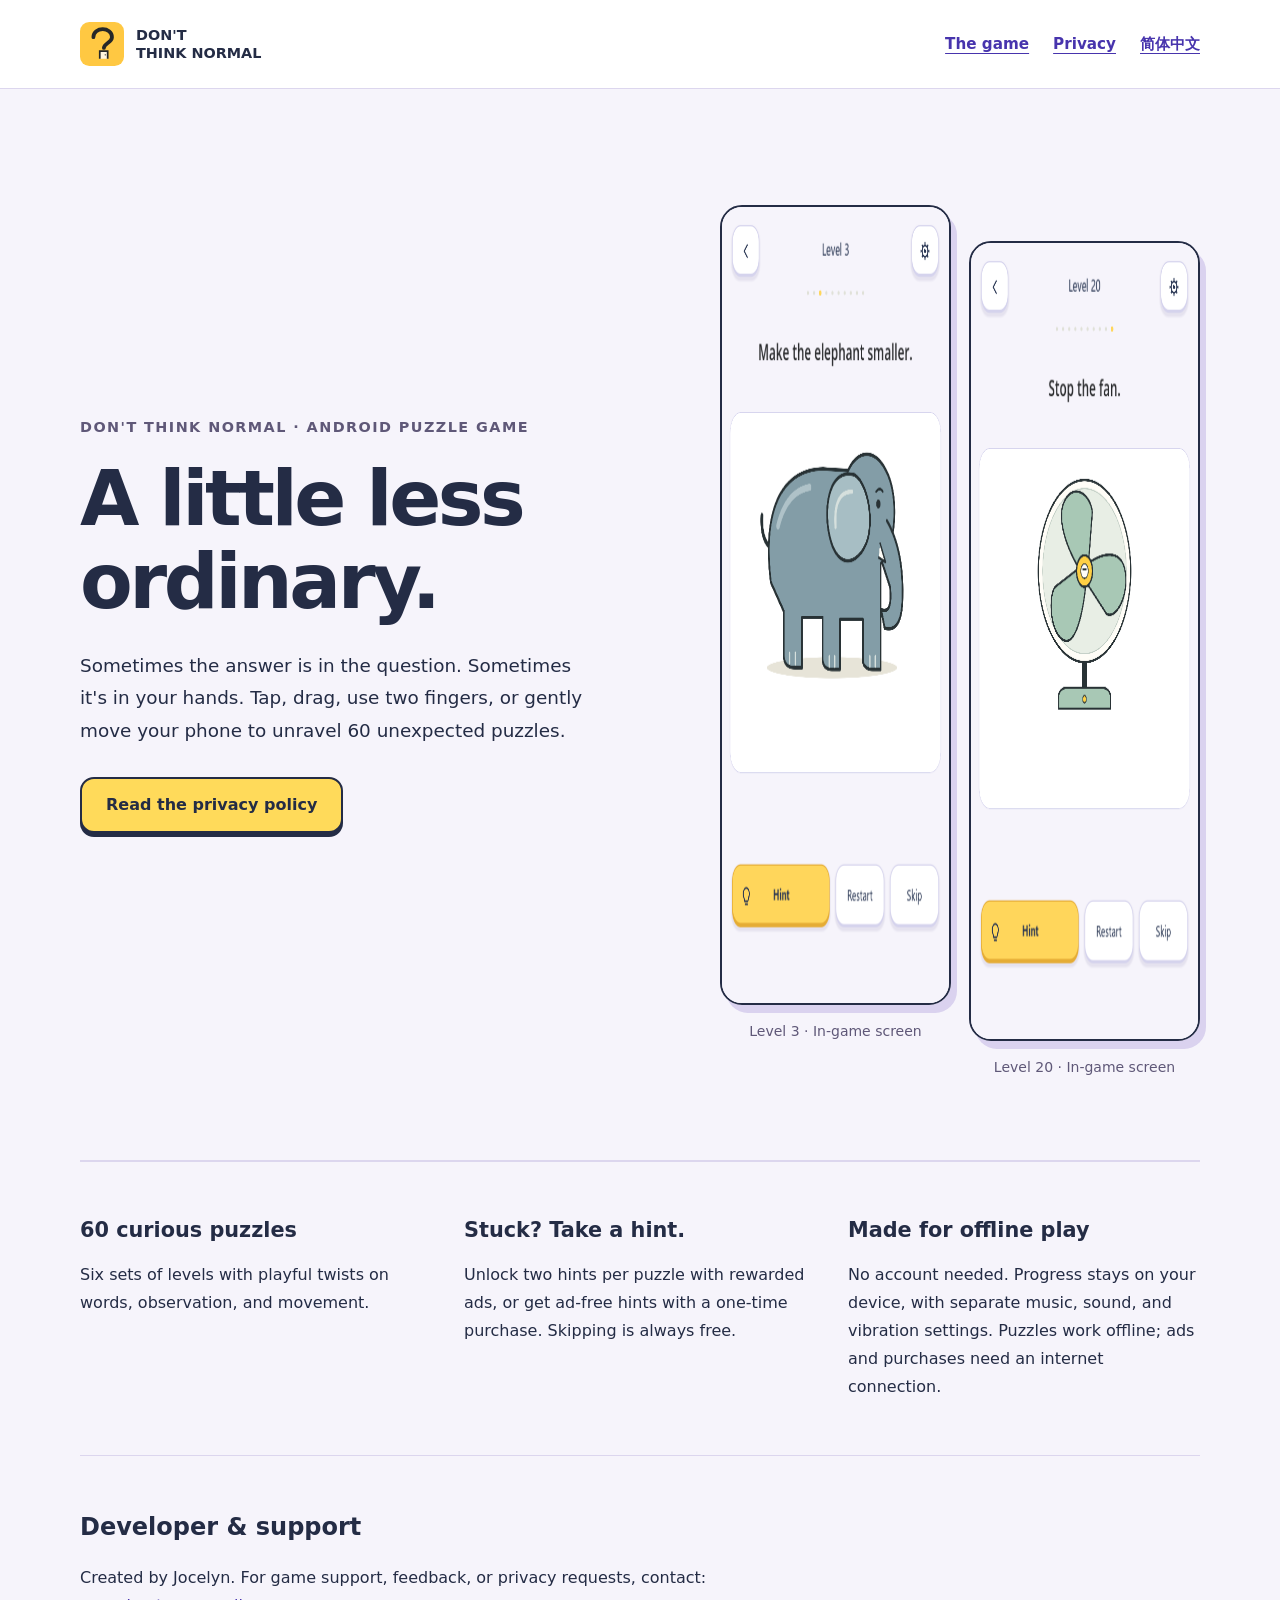
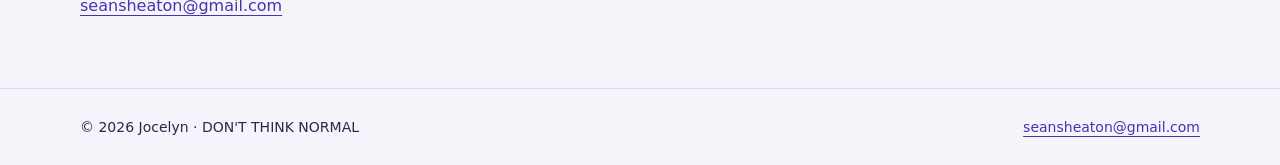
<file: index.html>
<!doctype html>
<html lang="en"><head><meta charset="utf-8"><meta name="viewport" content="width=device-width,initial-scale=1"><title>DON&#x27;T THINK NORMAL · Jocelyn</title><meta name="description" content="60 playful puzzles. Tap, drag, shake, and look beyond the obvious. A game by Jocelyn."><meta name="theme-color" content="#ffc842"><link rel="icon" href="assets/icon.svg" type="image/svg+xml"><link rel="stylesheet" href="style.css"><link rel="canonical" href="https://zhanghaichao.github.io/dont-think-normal/index.html"><link rel="alternate" hreflang="zh-CN" href="https://zhanghaichao.github.io/dont-think-normal/index-zh.html"></head>
<body><a class="skip" href="#main">Skip to content</a><header><div class="wrap"><a class="brand" href="index.html"><img src="assets/icon.svg" alt="" width="44" height="44"><span>DON'T<br>THINK NORMAL</span></a><nav aria-label="Main navigation"><a href="index.html">The game</a><a href="privacy.html">Privacy</a><a href="index-zh.html" lang="zh-CN">简体中文</a></nav></div></header><main id="main" class="wrap"><section class="hero"><div><div class="eyebrow">DON'T THINK NORMAL · Android puzzle game</div><h1>A little less<br>ordinary.</h1><p>Sometimes the answer is in the question. Sometimes it's in your hands. Tap, drag, use two fingers, or gently move your phone to unravel 60 unexpected puzzles.</p><a class="button" href="privacy.html">Read the privacy policy</a></div><div class="screens"><figure><img src="assets/level-3.png" alt="Actual level 3 screen: make the elephant smaller" width="450" height="800"><figcaption>Level 3 · In-game screen</figcaption></figure><figure><img src="assets/level-20.png" alt="Actual level 20 screen: a spinning fan puzzle" width="450" height="800"><figcaption>Level 20 · In-game screen</figcaption></figure></div></section><section class="facts"><div><h2>60 curious puzzles</h2><p>Six sets of levels with playful twists on words, observation, and movement.</p></div><div><h2>Stuck? Take a hint.</h2><p>Unlock two hints per puzzle with rewarded ads, or get ad-free hints with a one-time purchase. Skipping is always free.</p></div><div><h2>Made for offline play</h2><p>No account needed. Progress stays on your device, with separate music, sound, and vibration settings. Puzzles work offline; ads and purchases need an internet connection.</p></div></section><section class="contact"><h2>Developer & support</h2><p>Created by Jocelyn. For game support, feedback, or privacy requests, contact:<br><a href="mailto:seansheaton@gmail.com">seansheaton@gmail.com</a></p></section></main><footer><div class="wrap"><span>© 2026 Jocelyn · DON'T THINK NORMAL</span><a href="mailto:seansheaton@gmail.com">seansheaton@gmail.com</a></div></footer></body></html>
</file>
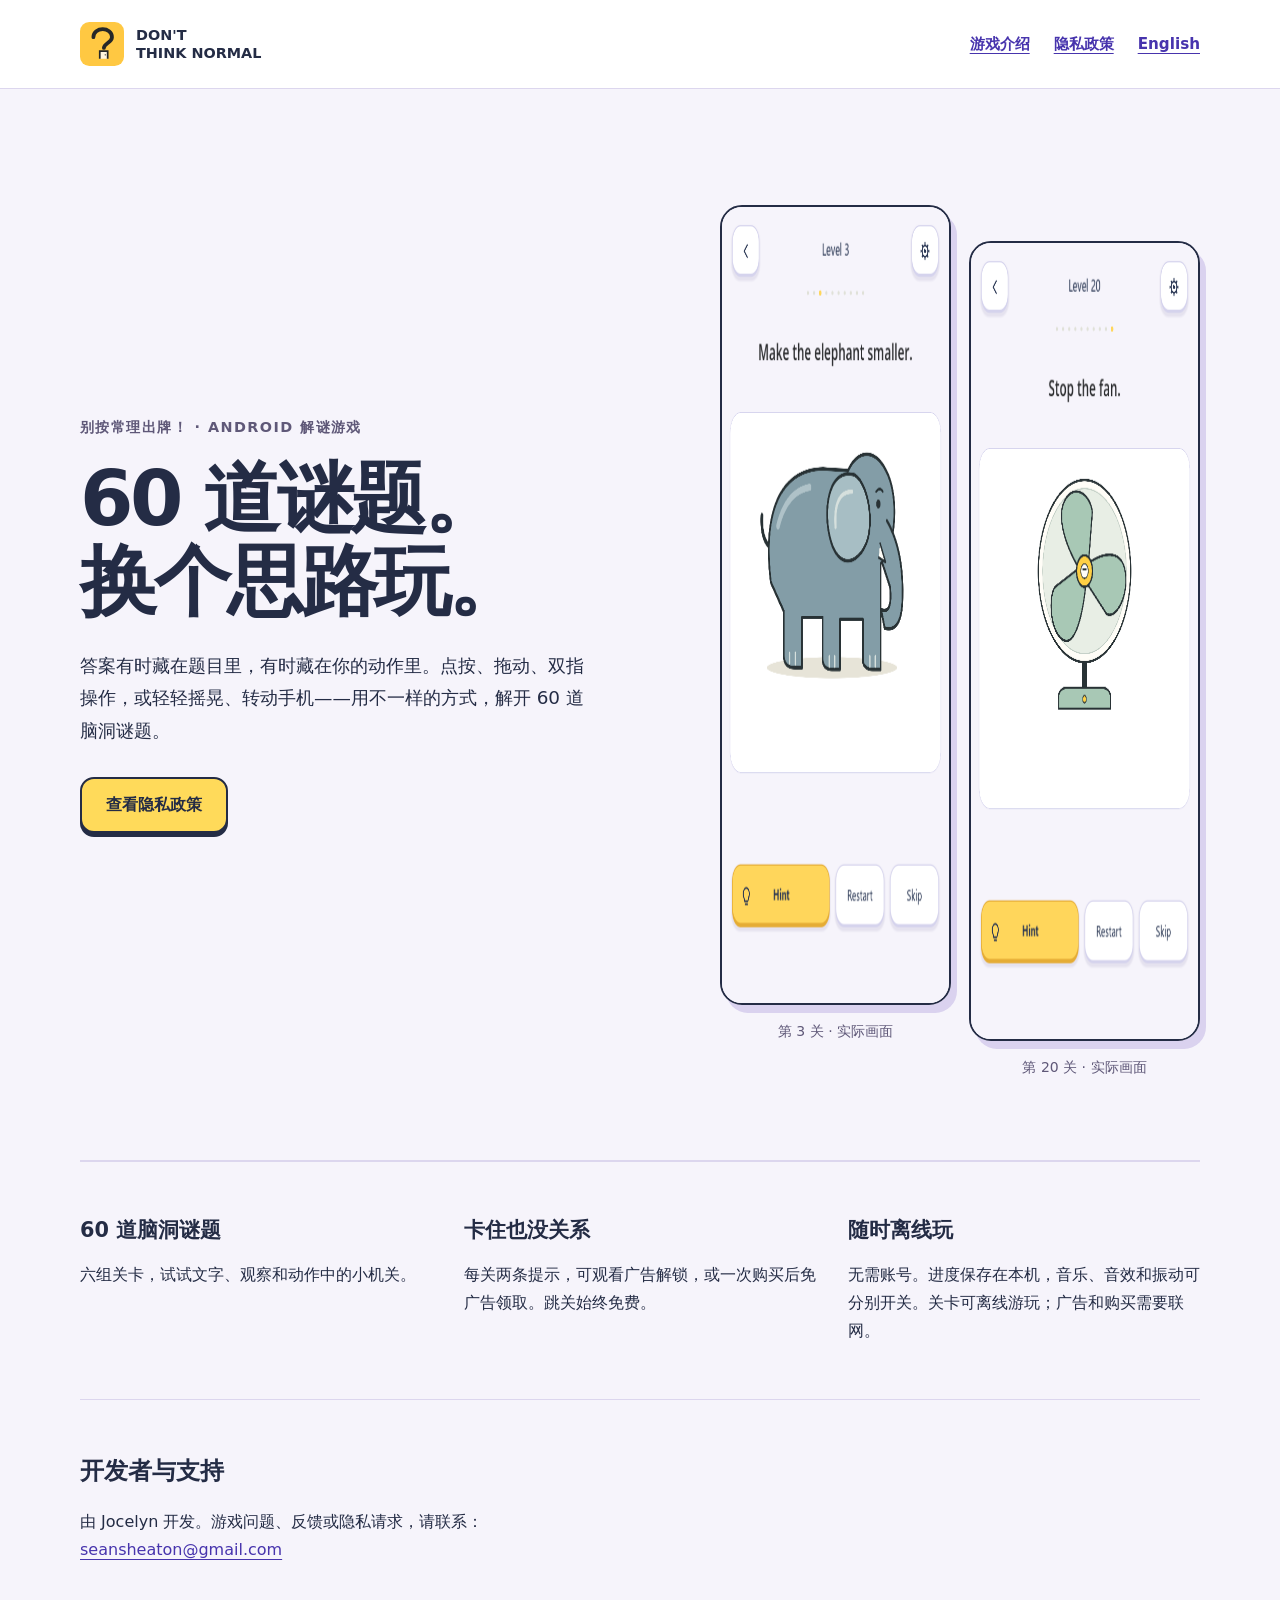
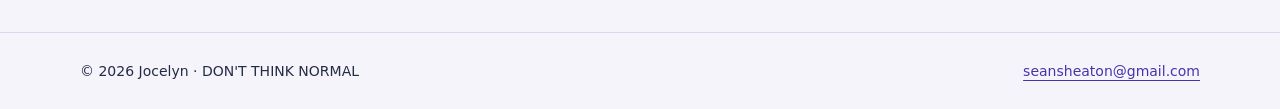
<file: index-zh.html>
<!doctype html>
<html lang="zh-CN"><head><meta charset="utf-8"><meta name="viewport" content="width=device-width,initial-scale=1"><title>别按常理出牌！ · Jocelyn</title><meta name="description" content="60 道脑洞谜题，点按、拖动、摇晃，换个思路找答案。Jocelyn 开发。"><meta name="theme-color" content="#ffc842"><link rel="icon" href="assets/icon.svg" type="image/svg+xml"><link rel="stylesheet" href="style.css"><link rel="canonical" href="https://zhanghaichao.github.io/dont-think-normal/index-zh.html"><link rel="alternate" hreflang="en" href="https://zhanghaichao.github.io/dont-think-normal/index.html"></head>
<body><a class="skip" href="#main">跳至正文</a><header><div class="wrap"><a class="brand" href="index-zh.html"><img src="assets/icon.svg" alt="" width="44" height="44"><span>DON'T<br>THINK NORMAL</span></a><nav aria-label="主导航"><a href="index-zh.html">游戏介绍</a><a href="privacy-zh.html">隐私政策</a><a href="index.html" lang="en">English</a></nav></div></header><main id="main" class="wrap"><section class="hero"><div><div class="eyebrow">别按常理出牌！ · Android 解谜游戏</div><h1>60 道谜题。<br>换个思路玩。</h1><p>答案有时藏在题目里，有时藏在你的动作里。点按、拖动、双指操作，或轻轻摇晃、转动手机——用不一样的方式，解开 60 道脑洞谜题。</p><a class="button" href="privacy-zh.html">查看隐私政策</a></div><div class="screens"><figure><img src="assets/level-3.png" alt="第 3 关实际画面：想办法让大象变小" width="450" height="800"><figcaption>第 3 关 · 实际画面</figcaption></figure><figure><img src="assets/level-20.png" alt="第 20 关实际画面：转动的风扇谜题" width="450" height="800"><figcaption>第 20 关 · 实际画面</figcaption></figure></div></section><section class="facts"><div><h2>60 道脑洞谜题</h2><p>六组关卡，试试文字、观察和动作中的小机关。</p></div><div><h2>卡住也没关系</h2><p>每关两条提示，可观看广告解锁，或一次购买后免广告领取。跳关始终免费。</p></div><div><h2>随时离线玩</h2><p>无需账号。进度保存在本机，音乐、音效和振动可分别开关。关卡可离线游玩；广告和购买需要联网。</p></div></section><section class="contact"><h2>开发者与支持</h2><p>由 Jocelyn 开发。游戏问题、反馈或隐私请求，请联系：<br><a href="mailto:seansheaton@gmail.com">seansheaton@gmail.com</a></p></section></main><footer><div class="wrap"><span>© 2026 Jocelyn · DON'T THINK NORMAL</span><a href="mailto:seansheaton@gmail.com">seansheaton@gmail.com</a></div></footer></body></html>
</file>
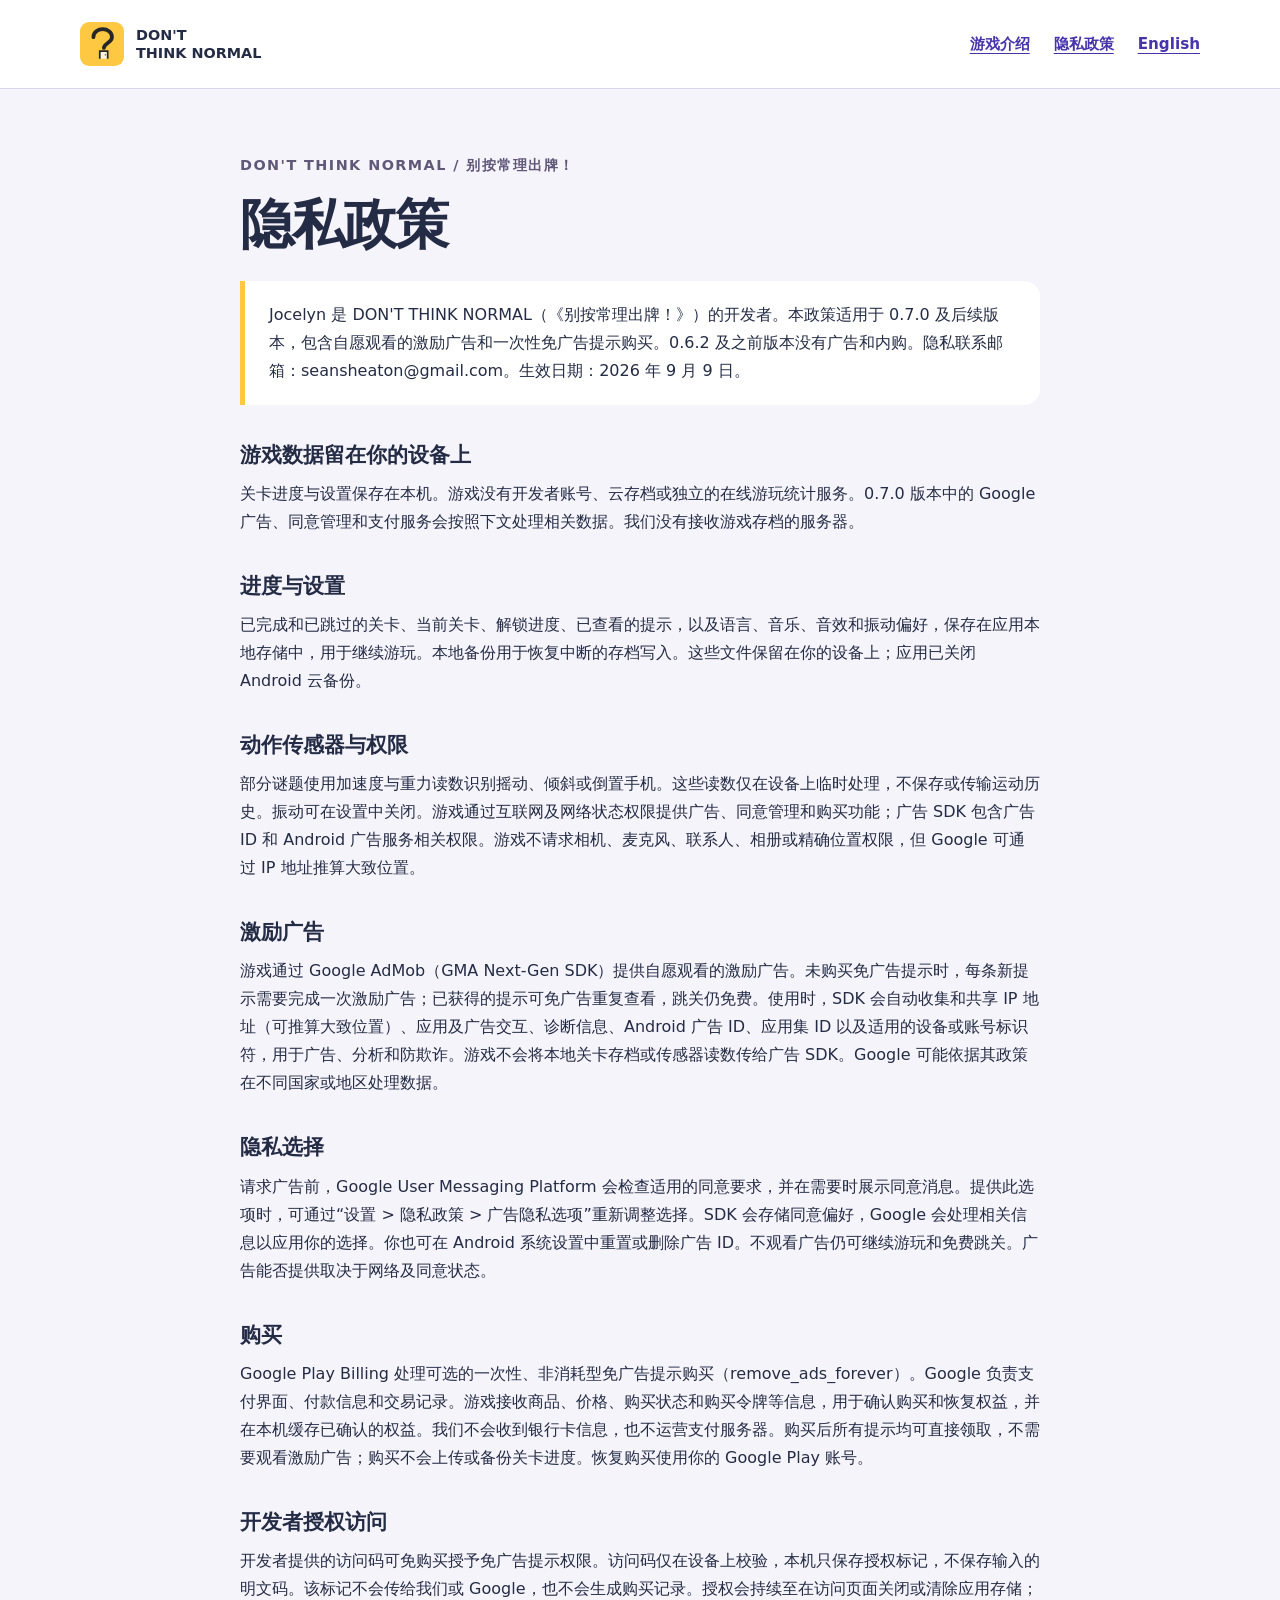
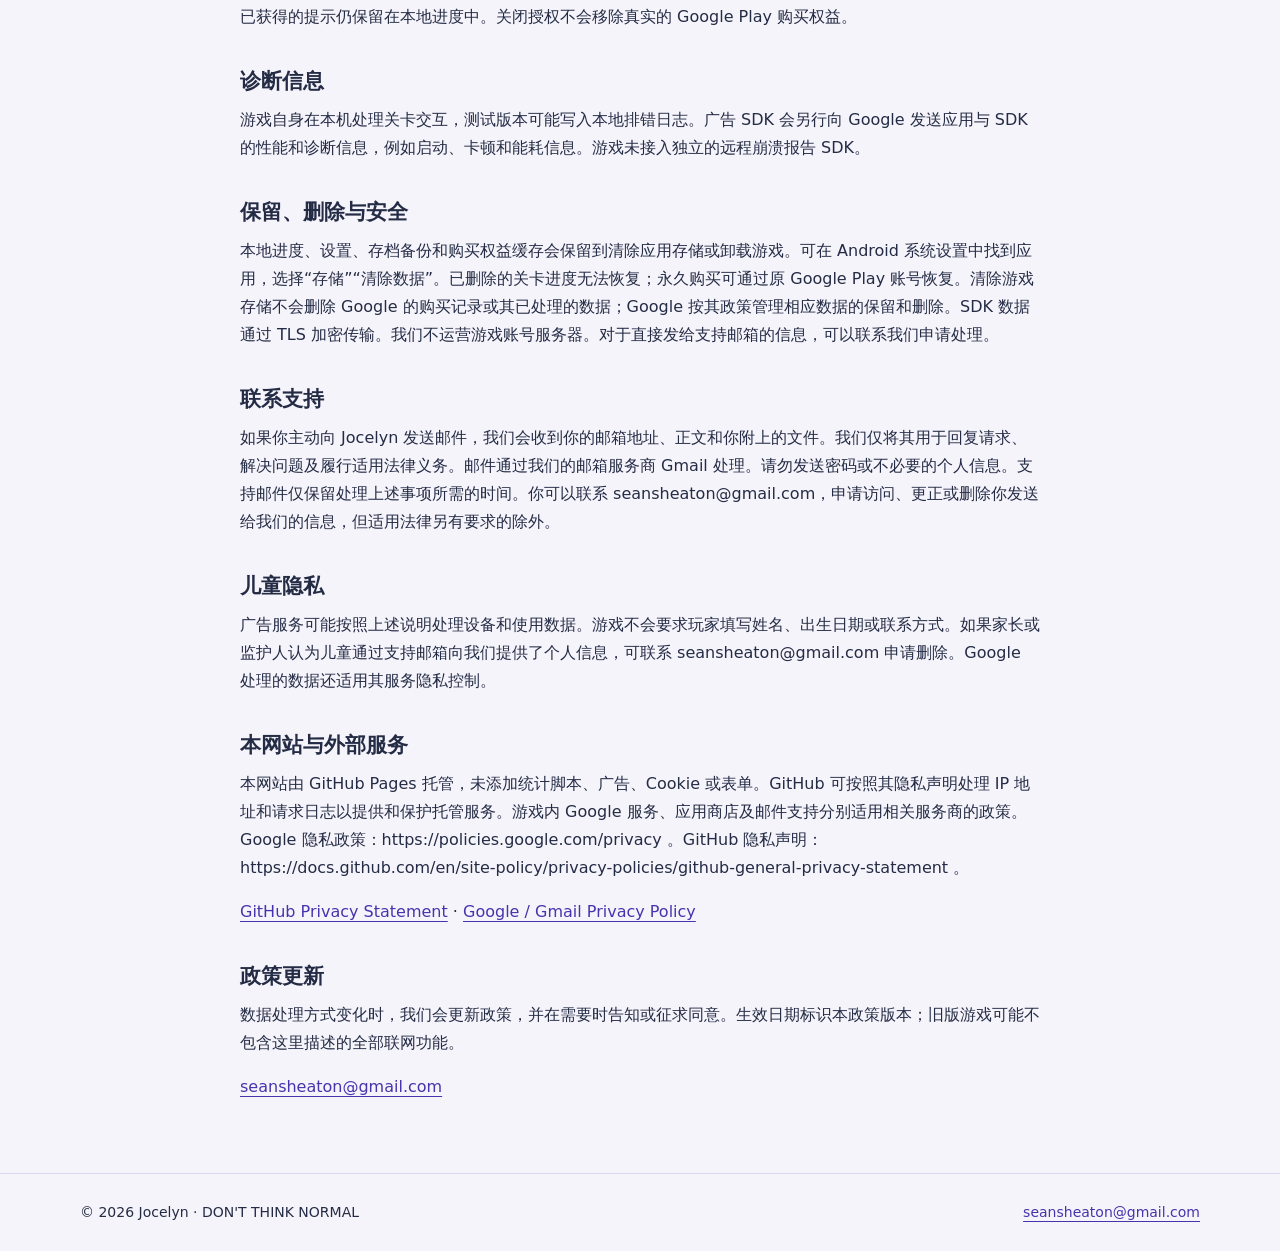
<file: privacy-zh.html>
<!doctype html>
<html lang="zh-CN"><head><meta charset="utf-8"><meta name="viewport" content="width=device-width,initial-scale=1"><title>隐私政策 · Jocelyn</title><meta name="description" content="60 道脑洞谜题，点按、拖动、摇晃，换个思路找答案。Jocelyn 开发。"><meta name="theme-color" content="#ffc842"><link rel="icon" href="assets/icon.svg" type="image/svg+xml"><link rel="stylesheet" href="style.css"><link rel="canonical" href="https://zhanghaichao.github.io/dont-think-normal/privacy-zh.html"><link rel="alternate" hreflang="en" href="https://zhanghaichao.github.io/dont-think-normal/privacy.html"></head>
<body><a class="skip" href="#main">跳至正文</a><header><div class="wrap"><a class="brand" href="index-zh.html"><img src="assets/icon.svg" alt="" width="44" height="44"><span>DON'T<br>THINK NORMAL</span></a><nav aria-label="主导航"><a href="index-zh.html">游戏介绍</a><a href="privacy-zh.html">隐私政策</a><a href="privacy.html" lang="en">English</a></nav></div></header><main id="main" class="wrap"><article class="legal"><div class="eyebrow">DON'T THINK NORMAL / 别按常理出牌！</div><h1>隐私政策</h1><div class="intro">Jocelyn 是 DON&#x27;T THINK NORMAL（《别按常理出牌！》）的开发者。本政策适用于 0.7.0 及后续版本，包含自愿观看的激励广告和一次性免广告提示购买。0.6.2 及之前版本没有广告和内购。隐私联系邮箱：seansheaton@gmail.com。生效日期：2026 年 9 月 9 日。</div><section><h2>游戏数据留在你的设备上</h2><p>关卡进度与设置保存在本机。游戏没有开发者账号、云存档或独立的在线游玩统计服务。0.7.0 版本中的 Google 广告、同意管理和支付服务会按照下文处理相关数据。我们没有接收游戏存档的服务器。</p></section><section><h2>进度与设置</h2><p>已完成和已跳过的关卡、当前关卡、解锁进度、已查看的提示，以及语言、音乐、音效和振动偏好，保存在应用本地存储中，用于继续游玩。本地备份用于恢复中断的存档写入。这些文件保留在你的设备上；应用已关闭 Android 云备份。</p></section><section><h2>动作传感器与权限</h2><p>部分谜题使用加速度与重力读数识别摇动、倾斜或倒置手机。这些读数仅在设备上临时处理，不保存或传输运动历史。振动可在设置中关闭。游戏通过互联网及网络状态权限提供广告、同意管理和购买功能；广告 SDK 包含广告 ID 和 Android 广告服务相关权限。游戏不请求相机、麦克风、联系人、相册或精确位置权限，但 Google 可通过 IP 地址推算大致位置。</p></section><section><h2>激励广告</h2><p>游戏通过 Google AdMob（GMA Next-Gen SDK）提供自愿观看的激励广告。未购买免广告提示时，每条新提示需要完成一次激励广告；已获得的提示可免广告重复查看，跳关仍免费。使用时，SDK 会自动收集和共享 IP 地址（可推算大致位置）、应用及广告交互、诊断信息、Android 广告 ID、应用集 ID 以及适用的设备或账号标识符，用于广告、分析和防欺诈。游戏不会将本地关卡存档或传感器读数传给广告 SDK。Google 可能依据其政策在不同国家或地区处理数据。</p></section><section><h2>隐私选择</h2><p>请求广告前，Google User Messaging Platform 会检查适用的同意要求，并在需要时展示同意消息。提供此选项时，可通过“设置 &gt; 隐私政策 &gt; 广告隐私选项”重新调整选择。SDK 会存储同意偏好，Google 会处理相关信息以应用你的选择。你也可在 Android 系统设置中重置或删除广告 ID。不观看广告仍可继续游玩和免费跳关。广告能否提供取决于网络及同意状态。</p></section><section><h2>购买</h2><p>Google Play Billing 处理可选的一次性、非消耗型免广告提示购买（remove_ads_forever）。Google 负责支付界面、付款信息和交易记录。游戏接收商品、价格、购买状态和购买令牌等信息，用于确认购买和恢复权益，并在本机缓存已确认的权益。我们不会收到银行卡信息，也不运营支付服务器。购买后所有提示均可直接领取，不需要观看激励广告；购买不会上传或备份关卡进度。恢复购买使用你的 Google Play 账号。</p></section><section><h2>开发者授权访问</h2><p>开发者提供的访问码可免购买授予免广告提示权限。访问码仅在设备上校验，本机只保存授权标记，不保存输入的明文码。该标记不会传给我们或 Google，也不会生成购买记录。授权会持续至在访问页面关闭或清除应用存储；已获得的提示仍保留在本地进度中。关闭授权不会移除真实的 Google Play 购买权益。</p></section><section><h2>诊断信息</h2><p>游戏自身在本机处理关卡交互，测试版本可能写入本地排错日志。广告 SDK 会另行向 Google 发送应用与 SDK 的性能和诊断信息，例如启动、卡顿和能耗信息。游戏未接入独立的远程崩溃报告 SDK。</p></section><section><h2>保留、删除与安全</h2><p>本地进度、设置、存档备份和购买权益缓存会保留到清除应用存储或卸载游戏。可在 Android 系统设置中找到应用，选择“存储”“清除数据”。已删除的关卡进度无法恢复；永久购买可通过原 Google Play 账号恢复。清除游戏存储不会删除 Google 的购买记录或其已处理的数据；Google 按其政策管理相应数据的保留和删除。SDK 数据通过 TLS 加密传输。我们不运营游戏账号服务器。对于直接发给支持邮箱的信息，可以联系我们申请处理。</p></section><section><h2>联系支持</h2><p>如果你主动向 Jocelyn 发送邮件，我们会收到你的邮箱地址、正文和你附上的文件。我们仅将其用于回复请求、解决问题及履行适用法律义务。邮件通过我们的邮箱服务商 Gmail 处理。请勿发送密码或不必要的个人信息。支持邮件仅保留处理上述事项所需的时间。你可以联系 seansheaton@gmail.com，申请访问、更正或删除你发送给我们的信息，但适用法律另有要求的除外。</p></section><section><h2>儿童隐私</h2><p>广告服务可能按照上述说明处理设备和使用数据。游戏不会要求玩家填写姓名、出生日期或联系方式。如果家长或监护人认为儿童通过支持邮箱向我们提供了个人信息，可联系 seansheaton@gmail.com 申请删除。Google 处理的数据还适用其服务隐私控制。</p></section><section><h2>本网站与外部服务</h2><p>本网站由 GitHub Pages 托管，未添加统计脚本、广告、Cookie 或表单。GitHub 可按照其隐私声明处理 IP 地址和请求日志以提供和保护托管服务。游戏内 Google 服务、应用商店及邮件支持分别适用相关服务商的政策。Google 隐私政策：https://policies.google.com/privacy 。GitHub 隐私声明：https://docs.github.com/en/site-policy/privacy-policies/github-general-privacy-statement 。</p></section><p><a href="https://docs.github.com/en/site-policy/privacy-policies/github-general-privacy-statement">GitHub Privacy Statement</a> · <a href="https://policies.google.com/privacy">Google / Gmail Privacy Policy</a></p><section><h2>政策更新</h2><p>数据处理方式变化时，我们会更新政策，并在需要时告知或征求同意。生效日期标识本政策版本；旧版游戏可能不包含这里描述的全部联网功能。</p></section><p><a href="mailto:seansheaton@gmail.com">seansheaton@gmail.com</a></p></article></main><footer><div class="wrap"><span>© 2026 Jocelyn · DON'T THINK NORMAL</span><a href="mailto:seansheaton@gmail.com">seansheaton@gmail.com</a></div></footer></body></html>
</file>
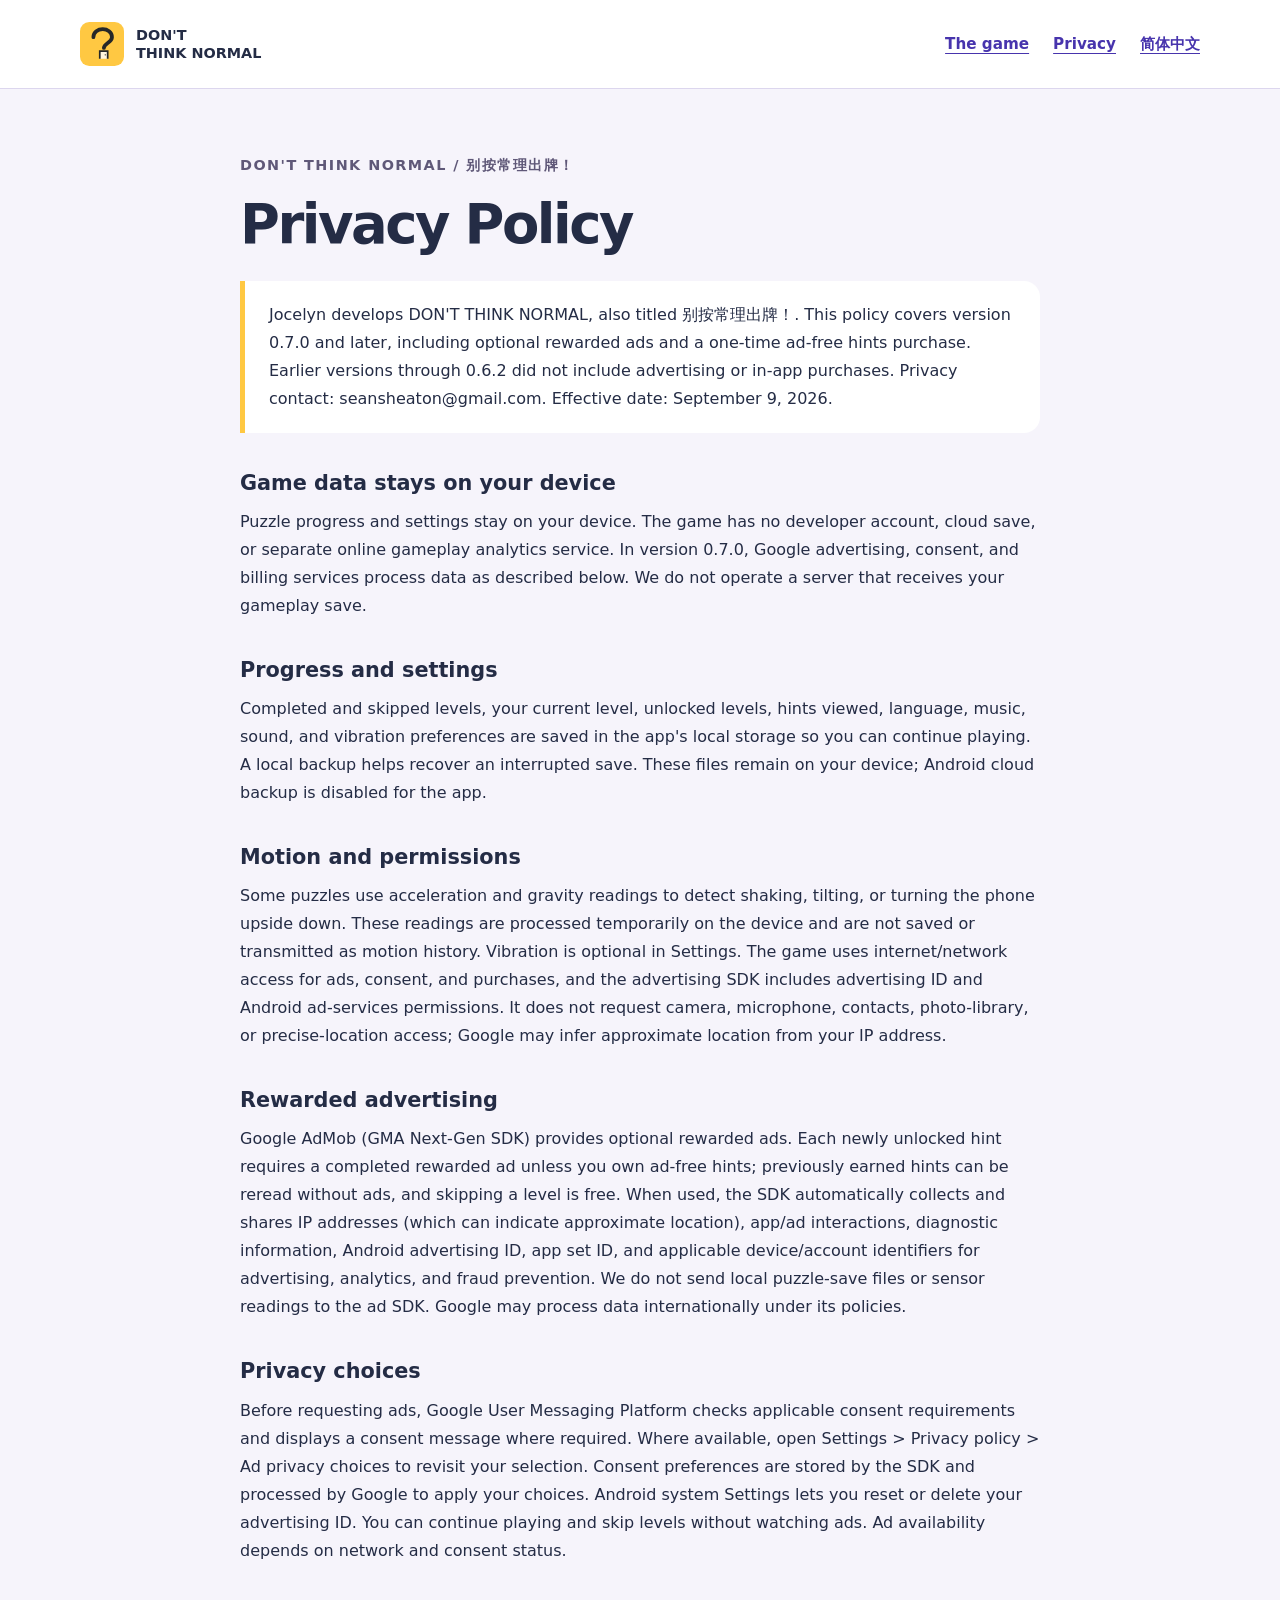
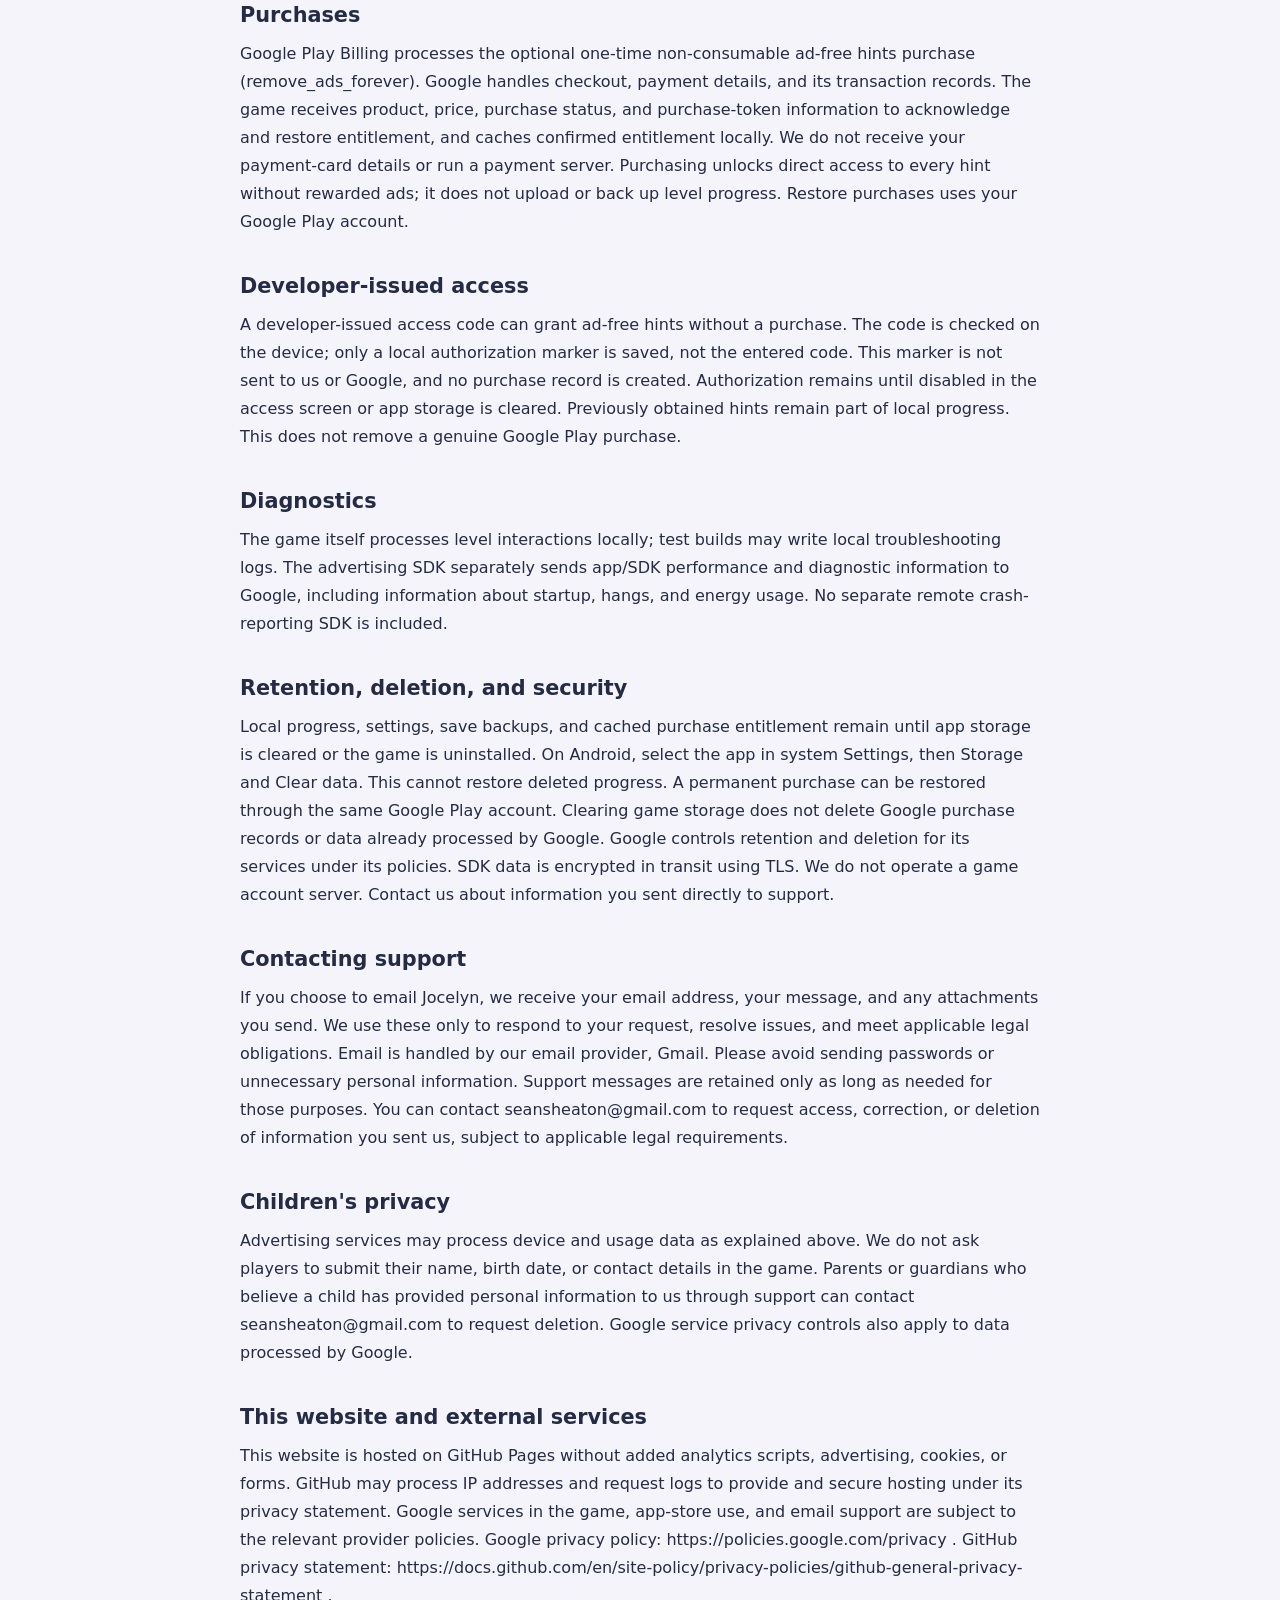
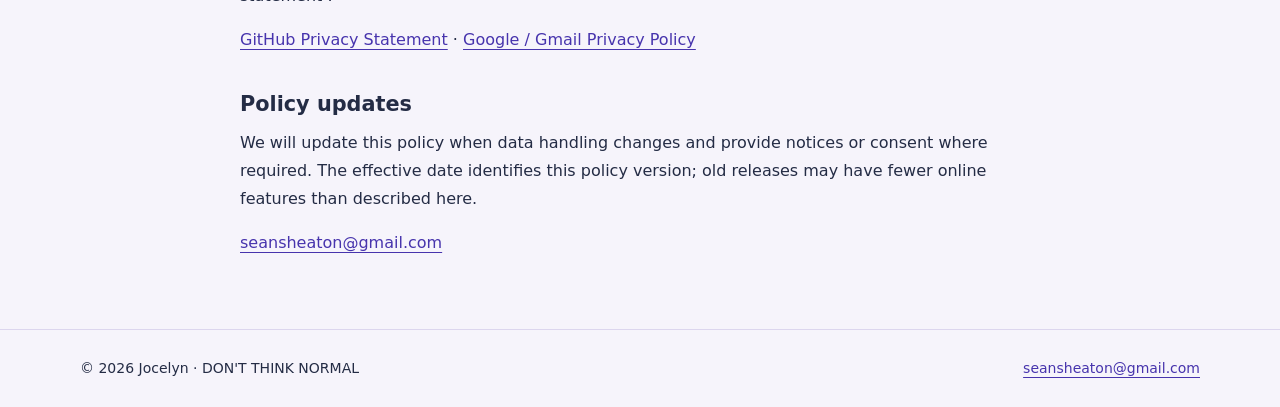
<file: privacy.html>
<!doctype html>
<html lang="en"><head><meta charset="utf-8"><meta name="viewport" content="width=device-width,initial-scale=1"><title>Privacy Policy · Jocelyn</title><meta name="description" content="60 playful puzzles. Tap, drag, shake, and look beyond the obvious. A game by Jocelyn."><meta name="theme-color" content="#ffc842"><link rel="icon" href="assets/icon.svg" type="image/svg+xml"><link rel="stylesheet" href="style.css"><link rel="canonical" href="https://zhanghaichao.github.io/dont-think-normal/privacy.html"><link rel="alternate" hreflang="zh-CN" href="https://zhanghaichao.github.io/dont-think-normal/privacy-zh.html"></head>
<body><a class="skip" href="#main">Skip to content</a><header><div class="wrap"><a class="brand" href="index.html"><img src="assets/icon.svg" alt="" width="44" height="44"><span>DON'T<br>THINK NORMAL</span></a><nav aria-label="Main navigation"><a href="index.html">The game</a><a href="privacy.html">Privacy</a><a href="privacy-zh.html" lang="zh-CN">简体中文</a></nav></div></header><main id="main" class="wrap"><article class="legal"><div class="eyebrow">DON'T THINK NORMAL / 别按常理出牌！</div><h1>Privacy Policy</h1><div class="intro">Jocelyn develops DON&#x27;T THINK NORMAL, also titled 别按常理出牌！. This policy covers version 0.7.0 and later, including optional rewarded ads and a one-time ad-free hints purchase. Earlier versions through 0.6.2 did not include advertising or in-app purchases. Privacy contact: seansheaton@gmail.com. Effective date: September 9, 2026.</div><section><h2>Game data stays on your device</h2><p>Puzzle progress and settings stay on your device. The game has no developer account, cloud save, or separate online gameplay analytics service. In version 0.7.0, Google advertising, consent, and billing services process data as described below. We do not operate a server that receives your gameplay save.</p></section><section><h2>Progress and settings</h2><p>Completed and skipped levels, your current level, unlocked levels, hints viewed, language, music, sound, and vibration preferences are saved in the app&#x27;s local storage so you can continue playing. A local backup helps recover an interrupted save. These files remain on your device; Android cloud backup is disabled for the app.</p></section><section><h2>Motion and permissions</h2><p>Some puzzles use acceleration and gravity readings to detect shaking, tilting, or turning the phone upside down. These readings are processed temporarily on the device and are not saved or transmitted as motion history. Vibration is optional in Settings. The game uses internet/network access for ads, consent, and purchases, and the advertising SDK includes advertising ID and Android ad-services permissions. It does not request camera, microphone, contacts, photo-library, or precise-location access; Google may infer approximate location from your IP address.</p></section><section><h2>Rewarded advertising</h2><p>Google AdMob (GMA Next-Gen SDK) provides optional rewarded ads. Each newly unlocked hint requires a completed rewarded ad unless you own ad-free hints; previously earned hints can be reread without ads, and skipping a level is free. When used, the SDK automatically collects and shares IP addresses (which can indicate approximate location), app/ad interactions, diagnostic information, Android advertising ID, app set ID, and applicable device/account identifiers for advertising, analytics, and fraud prevention. We do not send local puzzle-save files or sensor readings to the ad SDK. Google may process data internationally under its policies.</p></section><section><h2>Privacy choices</h2><p>Before requesting ads, Google User Messaging Platform checks applicable consent requirements and displays a consent message where required. Where available, open Settings &gt; Privacy policy &gt; Ad privacy choices to revisit your selection. Consent preferences are stored by the SDK and processed by Google to apply your choices. Android system Settings lets you reset or delete your advertising ID. You can continue playing and skip levels without watching ads. Ad availability depends on network and consent status.</p></section><section><h2>Purchases</h2><p>Google Play Billing processes the optional one-time non-consumable ad-free hints purchase (remove_ads_forever). Google handles checkout, payment details, and its transaction records. The game receives product, price, purchase status, and purchase-token information to acknowledge and restore entitlement, and caches confirmed entitlement locally. We do not receive your payment-card details or run a payment server. Purchasing unlocks direct access to every hint without rewarded ads; it does not upload or back up level progress. Restore purchases uses your Google Play account.</p></section><section><h2>Developer-issued access</h2><p>A developer-issued access code can grant ad-free hints without a purchase. The code is checked on the device; only a local authorization marker is saved, not the entered code. This marker is not sent to us or Google, and no purchase record is created. Authorization remains until disabled in the access screen or app storage is cleared. Previously obtained hints remain part of local progress. This does not remove a genuine Google Play purchase.</p></section><section><h2>Diagnostics</h2><p>The game itself processes level interactions locally; test builds may write local troubleshooting logs. The advertising SDK separately sends app/SDK performance and diagnostic information to Google, including information about startup, hangs, and energy usage. No separate remote crash-reporting SDK is included.</p></section><section><h2>Retention, deletion, and security</h2><p>Local progress, settings, save backups, and cached purchase entitlement remain until app storage is cleared or the game is uninstalled. On Android, select the app in system Settings, then Storage and Clear data. This cannot restore deleted progress. A permanent purchase can be restored through the same Google Play account. Clearing game storage does not delete Google purchase records or data already processed by Google. Google controls retention and deletion for its services under its policies. SDK data is encrypted in transit using TLS. We do not operate a game account server. Contact us about information you sent directly to support.</p></section><section><h2>Contacting support</h2><p>If you choose to email Jocelyn, we receive your email address, your message, and any attachments you send. We use these only to respond to your request, resolve issues, and meet applicable legal obligations. Email is handled by our email provider, Gmail. Please avoid sending passwords or unnecessary personal information. Support messages are retained only as long as needed for those purposes. You can contact seansheaton@gmail.com to request access, correction, or deletion of information you sent us, subject to applicable legal requirements.</p></section><section><h2>Children&#x27;s privacy</h2><p>Advertising services may process device and usage data as explained above. We do not ask players to submit their name, birth date, or contact details in the game. Parents or guardians who believe a child has provided personal information to us through support can contact seansheaton@gmail.com to request deletion. Google service privacy controls also apply to data processed by Google.</p></section><section><h2>This website and external services</h2><p>This website is hosted on GitHub Pages without added analytics scripts, advertising, cookies, or forms. GitHub may process IP addresses and request logs to provide and secure hosting under its privacy statement. Google services in the game, app-store use, and email support are subject to the relevant provider policies. Google privacy policy: https://policies.google.com/privacy . GitHub privacy statement: https://docs.github.com/en/site-policy/privacy-policies/github-general-privacy-statement .</p></section><p><a href="https://docs.github.com/en/site-policy/privacy-policies/github-general-privacy-statement">GitHub Privacy Statement</a> · <a href="https://policies.google.com/privacy">Google / Gmail Privacy Policy</a></p><section><h2>Policy updates</h2><p>We will update this policy when data handling changes and provide notices or consent where required. The effective date identifies this policy version; old releases may have fewer online features than described here.</p></section><p><a href="mailto:seansheaton@gmail.com">seansheaton@gmail.com</a></p></article></main><footer><div class="wrap"><span>© 2026 Jocelyn · DON'T THINK NORMAL</span><a href="mailto:seansheaton@gmail.com">seansheaton@gmail.com</a></div></footer></body></html>
</file>
<file: style.css>
*{box-sizing:border-box}html{scroll-behavior:smooth}body{margin:0;background:#f6f4fb;color:#242c45;font:1rem/1.75 system-ui,-apple-system,'Segoe UI','Microsoft YaHei',sans-serif}a{color:#4734ad;text-underline-offset:4px}a:focus-visible{outline:3px solid #4734ad;outline-offset:5px}img{display:block;max-width:100%}.wrap{width:min(1120px,calc(100% - 40px));margin:auto}header{border-bottom:1px solid #dcd6ee;background:#fff}header .wrap{display:flex;align-items:center;justify-content:space-between;gap:24px;padding-block:22px}.brand{display:flex;align-items:center;gap:12px;text-decoration:none;color:#242c45;font-size:.9rem;font-weight:850;line-height:1.25}.brand img{width:44px;height:44px}nav{display:flex;gap:24px;flex-wrap:wrap}nav a{font-size:.95rem;font-weight:650}.hero{display:grid;grid-template-columns:1.2fr 1fr;gap:64px;align-items:center;padding-block:80px}.eyebrow{font-size:.9rem;font-weight:800;letter-spacing:.1em;text-transform:uppercase;color:#5f5878}h1{font-size:clamp(2.6rem,6vw,4.8rem);font-weight:900;letter-spacing:-.045em;line-height:1.08;margin:18px 0 26px}.hero p{max-width:510px;font-size:1.15rem}.button{display:inline-flex;padding:12px 24px;margin-top:12px;color:#242c45;background:#ffda5a;border:2px solid #242c45;border-radius:14px;box-shadow:0 4px 0 #242c45;text-decoration:none;font-weight:800}.screens{display:flex;gap:18px;align-items:center}.screens figure{width:50%;margin:0}.screens figure:nth-child(2){margin-top:72px}.screens img{width:100%;border:2px solid #242c45;border-radius:22px;box-shadow:6px 8px 0 #dad2ef}.screens figcaption{text-align:center;font-size:.875rem;margin-top:14px;color:#5f5878}.facts{display:grid;grid-template-columns:repeat(3,1fr);gap:32px;padding:38px 0 54px;border-top:2px solid #dcd6ee}.facts h2{font-size:1.3rem;line-height:1.3}.facts p{margin:0}.contact{padding:30px 0 52px;border-top:1px solid #dcd6ee}.contact h2{margin-bottom:8px}.legal{max-width:800px;margin:64px auto 72px}.legal h1{font-size:clamp(2.2rem,5vw,3.4rem)}.legal .intro{padding:20px 24px;border-left:5px solid #ffc842;background:white;border-radius:0 16px 16px 0}.legal h2{font-size:1.3rem;line-height:1.4;margin:36px 0 10px}.legal p{margin-top:0;overflow-wrap:anywhere}footer{padding:26px 0;border-top:1px solid #dcd6ee;font-size:.875rem}footer .wrap{display:flex;justify-content:space-between;gap:16px;flex-wrap:wrap}.skip{position:absolute;left:16px;top:-100px;background:white;padding:10px;z-index:2}.skip:focus{top:10px}@media(max-width:720px){header .wrap{align-items:flex-start;gap:16px}nav{gap:10px 18px;justify-content:flex-end}.hero{grid-template-columns:1fr;gap:26px;padding-block:44px}.hero h1{max-width:520px}.hero p{font-size:1.05rem}.screens{max-width:460px;margin:0 auto;gap:20px}.screens figure:nth-child(2){margin-top:40px}.facts{grid-template-columns:1fr;gap:16px;padding-block:28px}.facts h2{margin-bottom:6px}.legal{margin-top:36px}.brand span{max-width:116px}}@media(prefers-reduced-motion:reduce){html{scroll-behavior:auto}}
</file>
